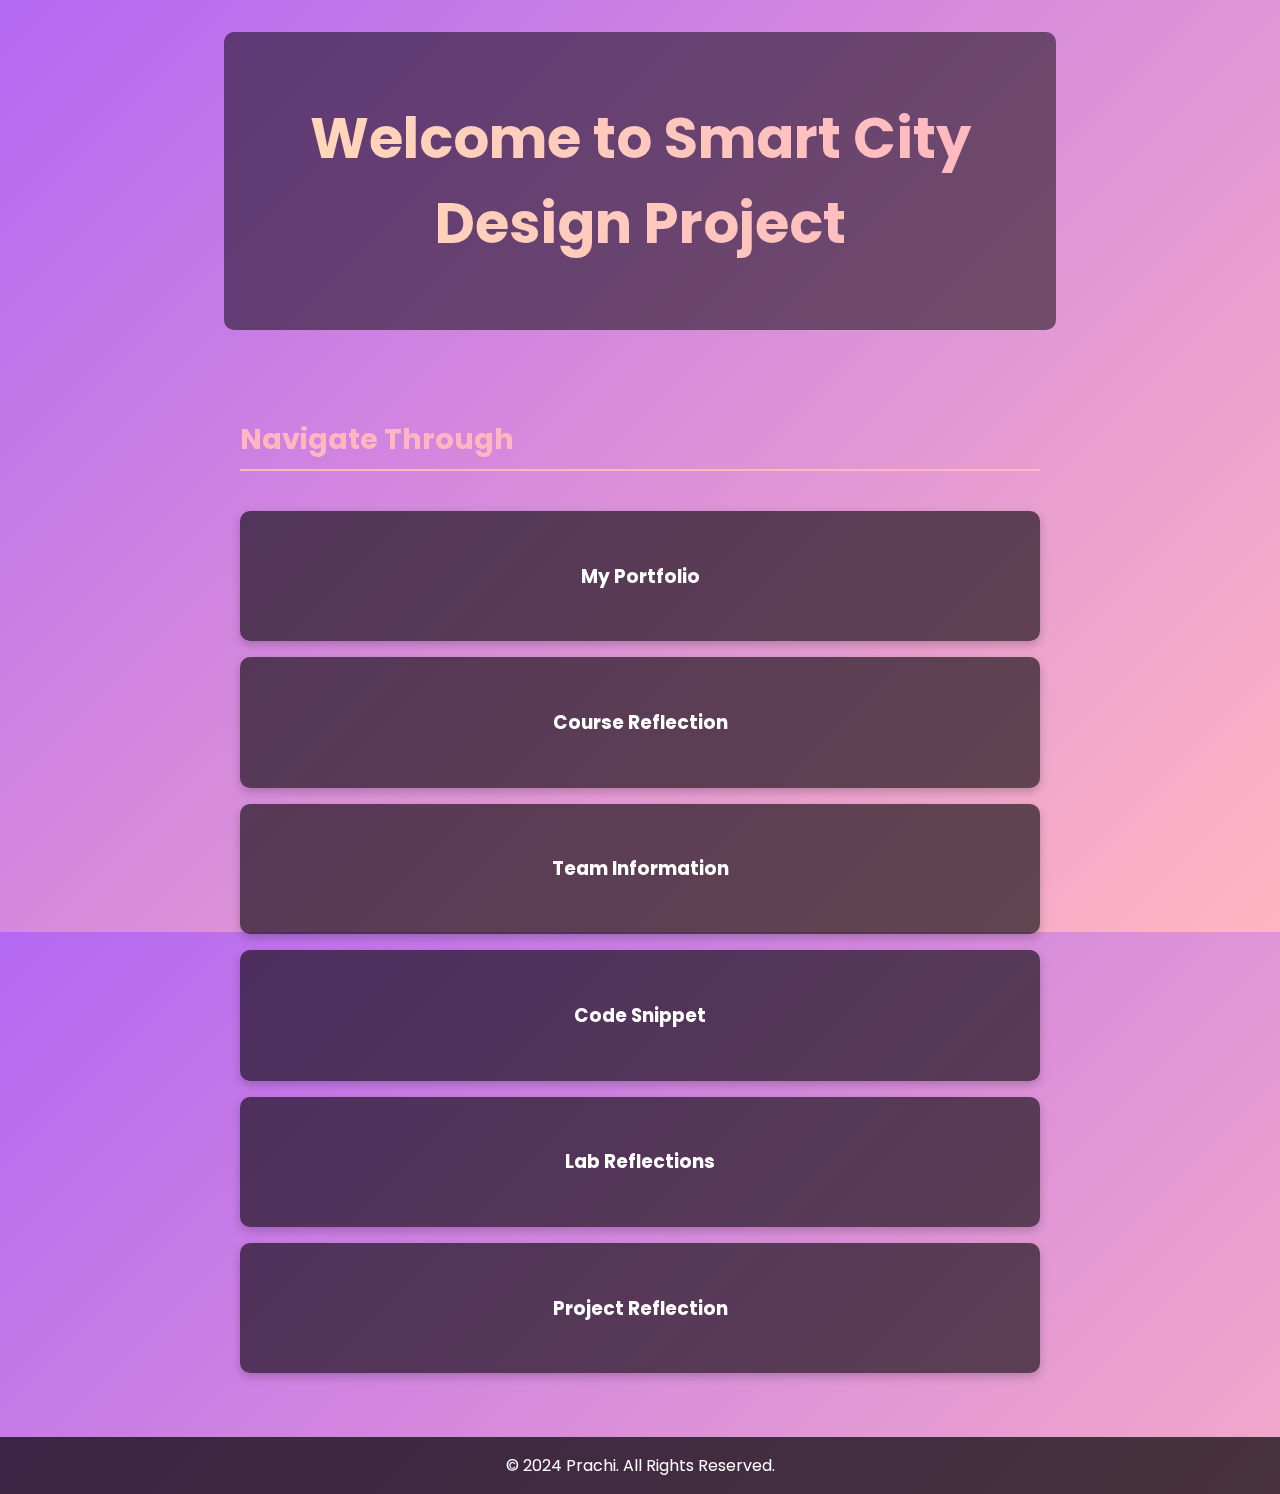
<file: index.html>
<!DOCTYPE html>
<html lang="en">
<head>
    <meta charset="UTF-8">
    <meta name="viewport" content="width=device-width, initial-scale=1.0">
    <title>Urban Navigation and Safety Project</title>
    <link href="https://fonts.googleapis.com/css2?family=Poppins:wght@300;400;600&display=swap" rel="stylesheet">
    <style>
        body {
            margin: 0;
            font-family: 'Poppins', sans-serif;
            color: #fff;
            overflow-y: auto;
            overflow-x: hidden;
            background: linear-gradient(135deg,#B568F2, #FFB6C1); /* Peach gradient */
            height: 100vh;
        }

        .background {
            position: fixed;
            top: 0;
            left: 0;
            width: 100%;
            height: 100%;
            z-index: -1;
        }

        header {
            text-align: center;
            padding: 4rem 1rem;
            background: rgba(0, 0, 0, 0.5);
            border-radius: 10px;
            margin: 2rem auto;
            max-width: 800px;
        }

        header h1 {
            font-size: 3.5rem;
            margin: 0;
            background: linear-gradient(90deg, #FFDAB9, #FFB6C1); /* Peach gradient */
            -webkit-background-clip: text;
            -webkit-text-fill-color: transparent;
        }

        section {
            max-width: 800px;
            margin: 2rem auto;
            padding: 2rem;
            display: flex;
            flex-direction: column;
            gap: 1rem;
        }

        section h2 {
            font-size: 1.8rem;
            color: #FFB6C1;
            border-bottom: 2px solid #FFB6C1;
            padding-bottom: 0.5rem;
        }

        .box {
            padding: 2rem;
            background: rgba(0, 0, 0, 0.6);
            border-radius: 10px;
            box-shadow: 0 4px 10px rgba(0, 0, 0, 0.2);
            text-align: center;
            cursor: pointer;
            transition: background-color 0.3s ease;
        }

        .box:hover {
            background-color: rgba(0, 0, 0, 0.8);
        }

        a {
            color: #FFB6C1;
            text-decoration: none;
            font-weight: bold;
        }

        a:hover {
            text-decoration: underline;
        }

        footer {
            text-align: center;
            padding: 1rem;
            font-size: 1rem;
            background: rgba(0, 0, 0, 0.7);
        }
    </style>
</head>
<body>
    <div class="background"></div>

    <header>
        <h1>Welcome to Smart City Design Project</h1>
    </header>

    <section>
        <h2>Navigate Through</h2>

        <div class="box" onclick="window.location.href='MyPortfolio.html'">
            <h3>My Portfolio</h3>
        </div>

        <div class="box" onclick="window.location.href='learning outcome.html'">
            <h3>Course Reflection</h3>
        </div>

        <div class="box" onclick="window.location.href='Team information.html'">
            <h3>Team Information</h3>
        </div>

         <div class="box" onclick="window.location.href='code_snippet'">
            <h3>Code Snippet</h3></h3>
        </div>
       
        <div class="box" onclick="window.location.href='Lab_reflections'">
            <h3>Lab Reflections</h3>
        </div>
         <div class="box" onclick="window.location.href='project reflection.html'">
            <h3>Project Reflection</h3>
        </div>

    </section>

    <footer>
        &copy; 2024 Prachi. All Rights Reserved.
    </footer>
</body>
</html>
</file>
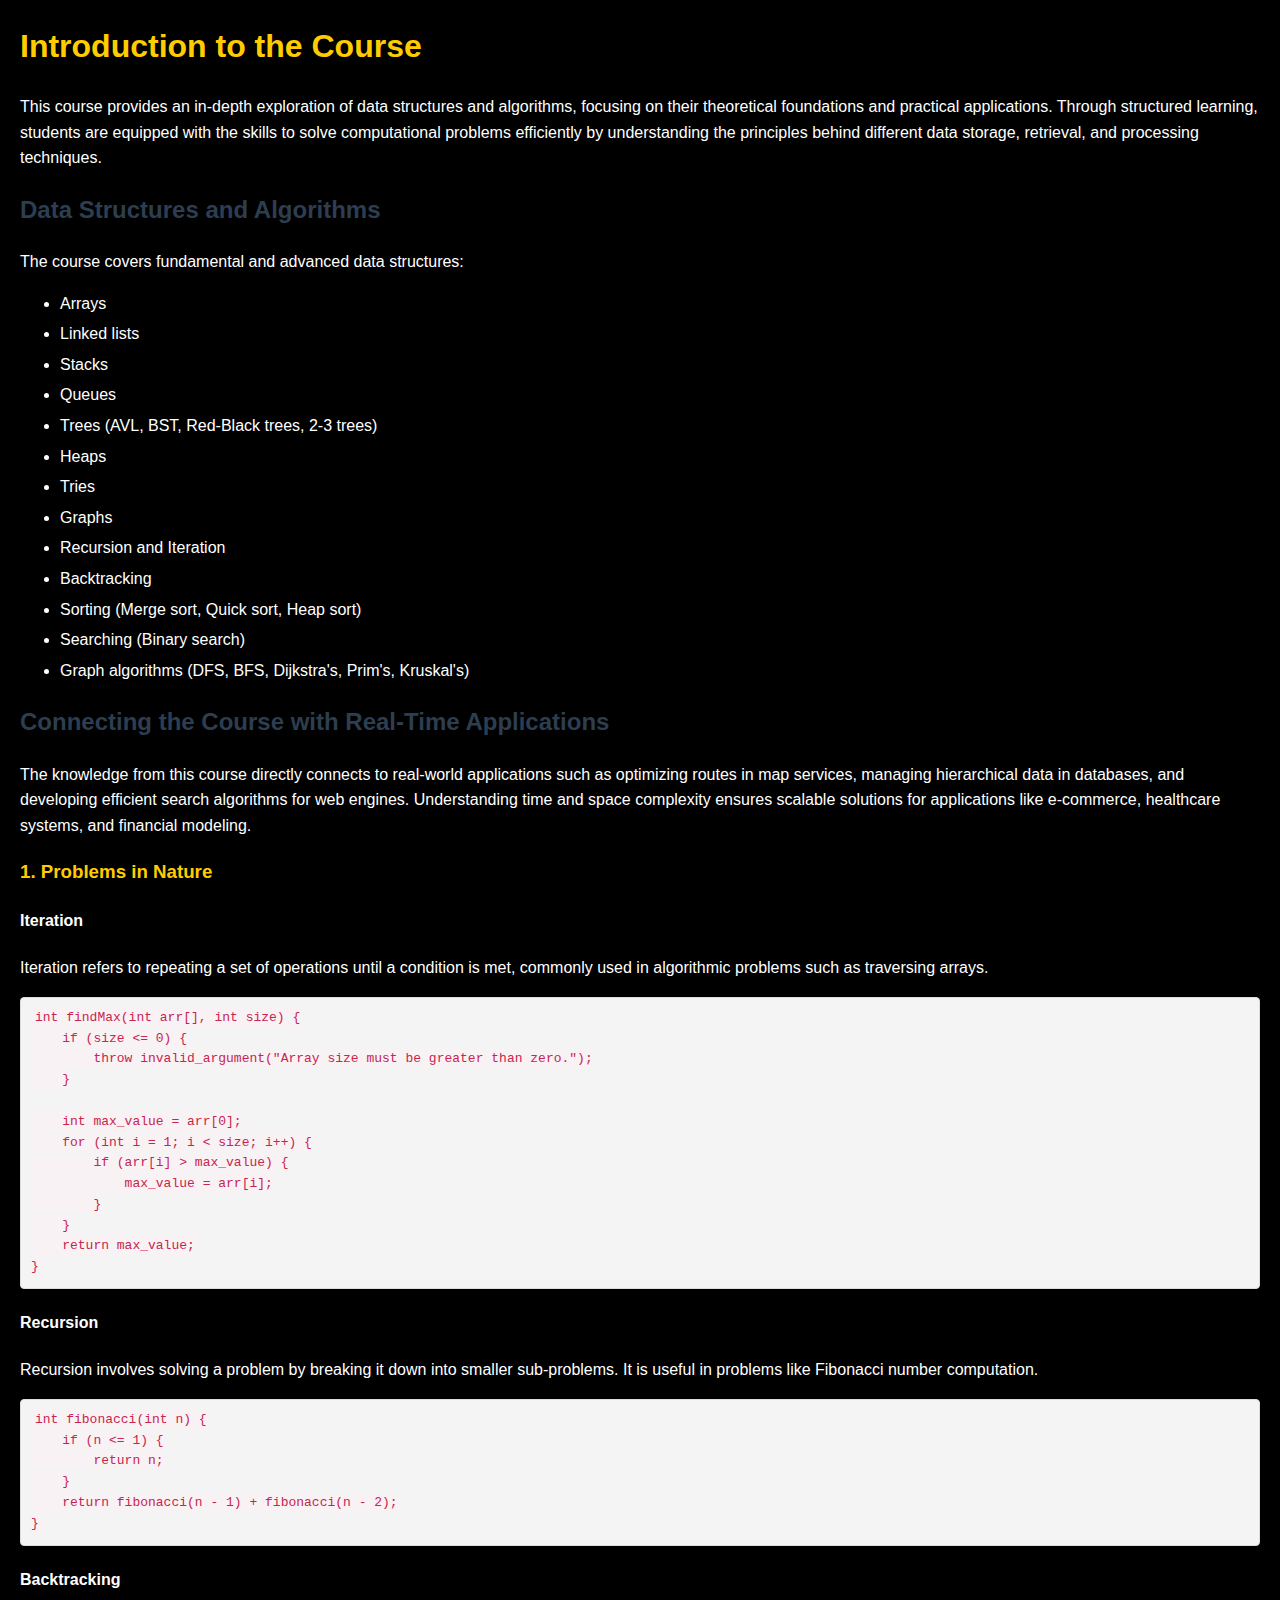
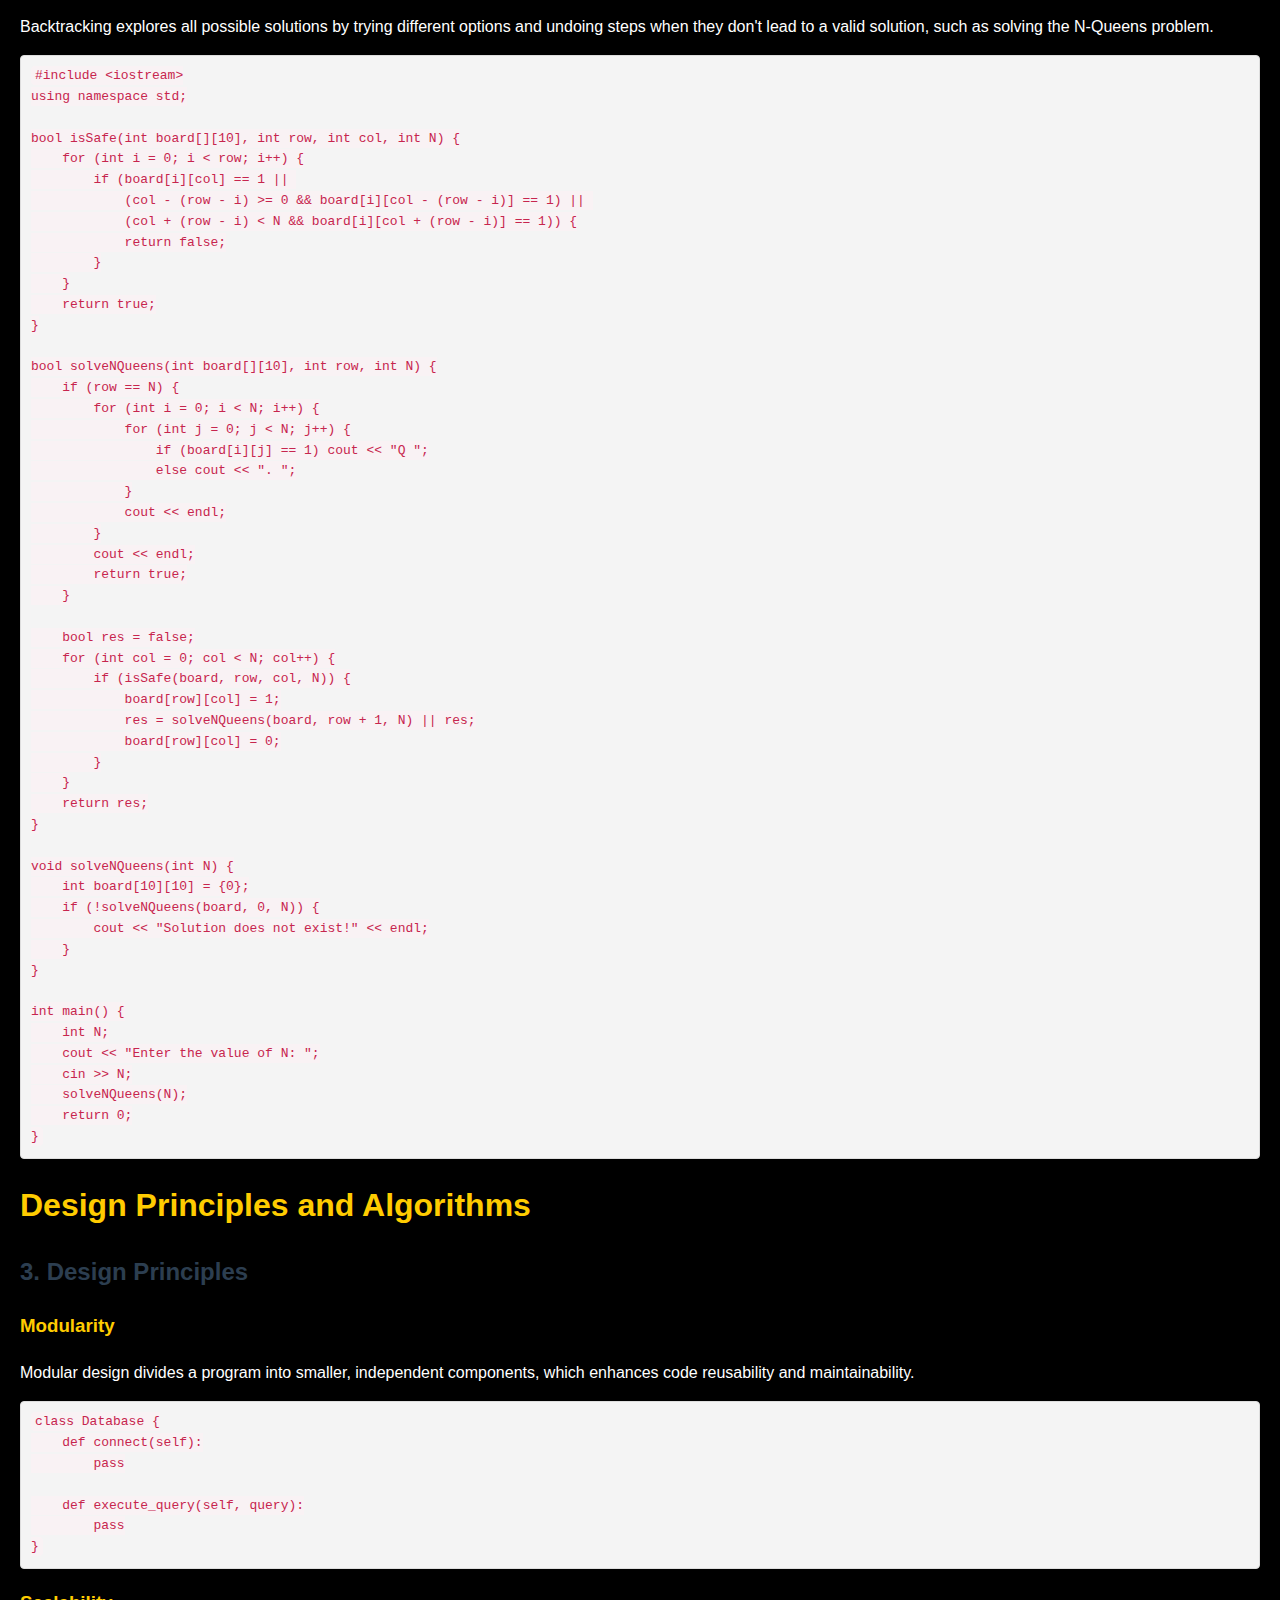
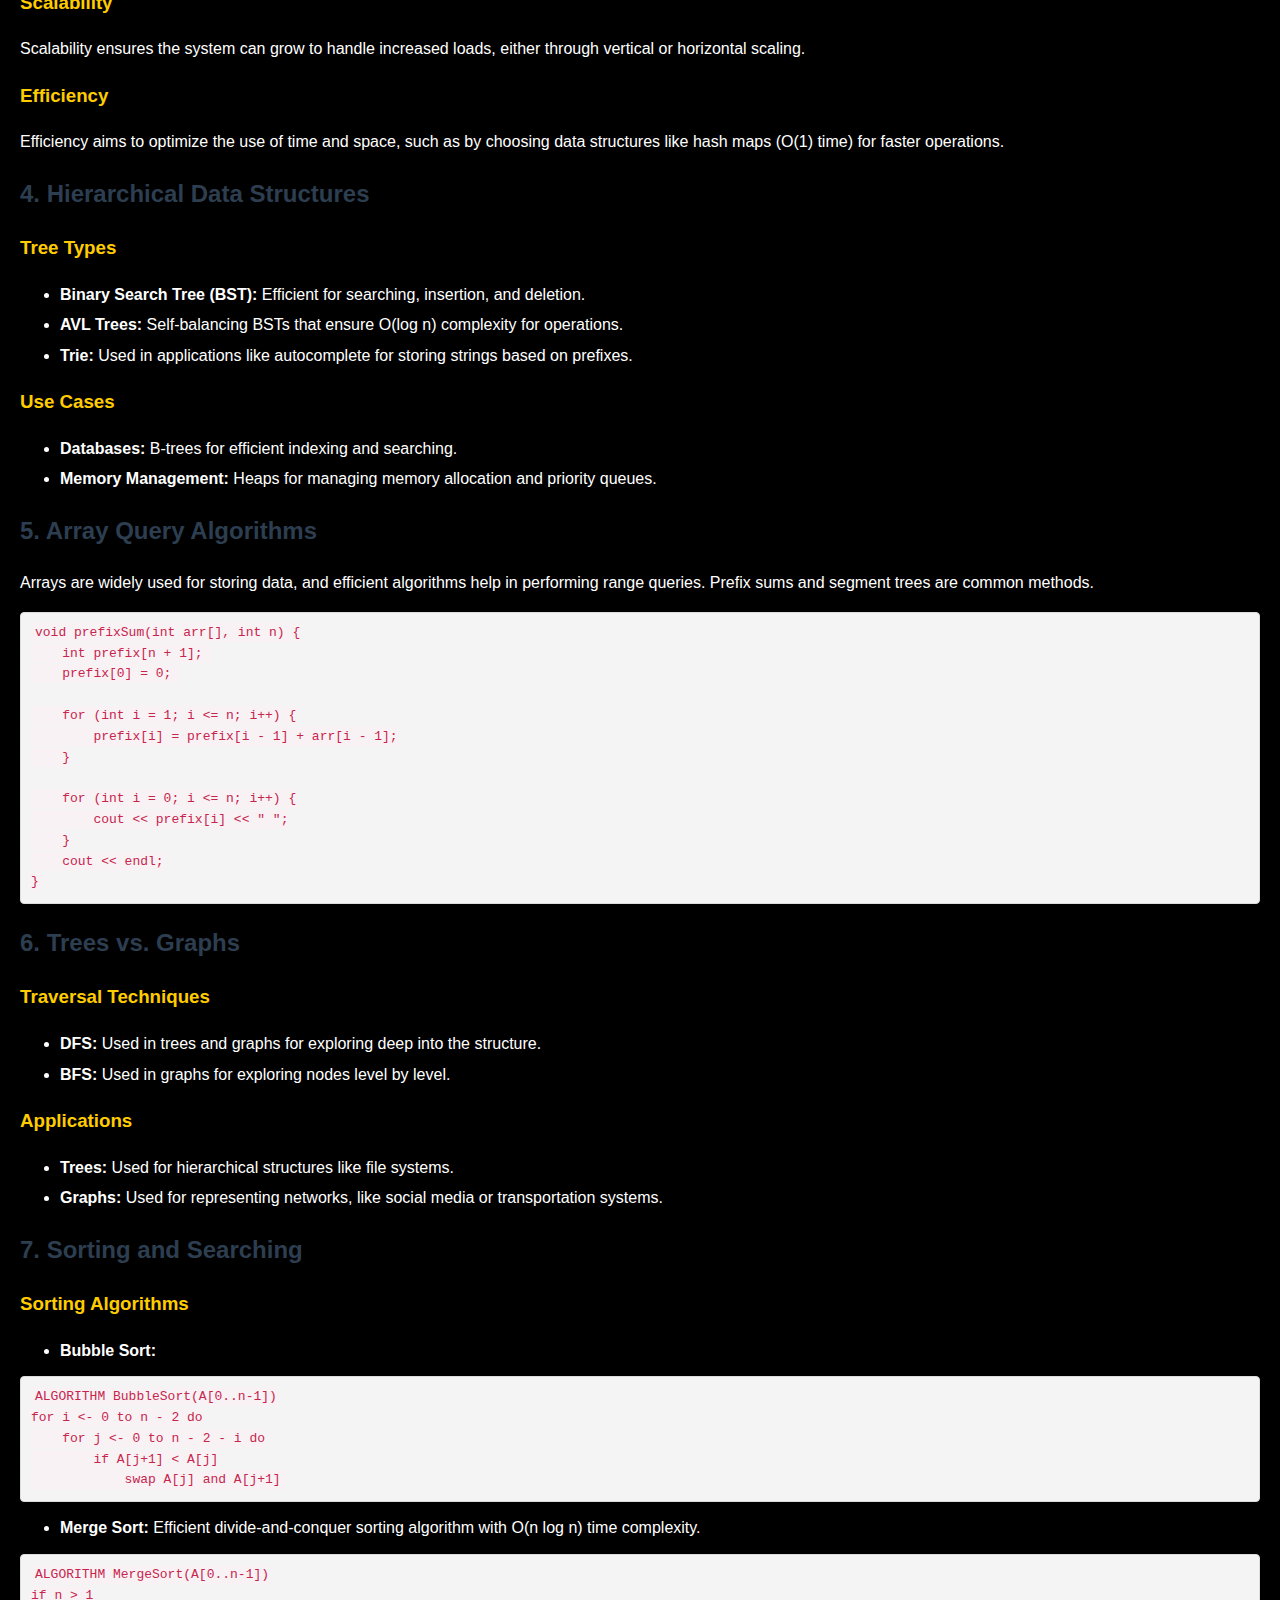
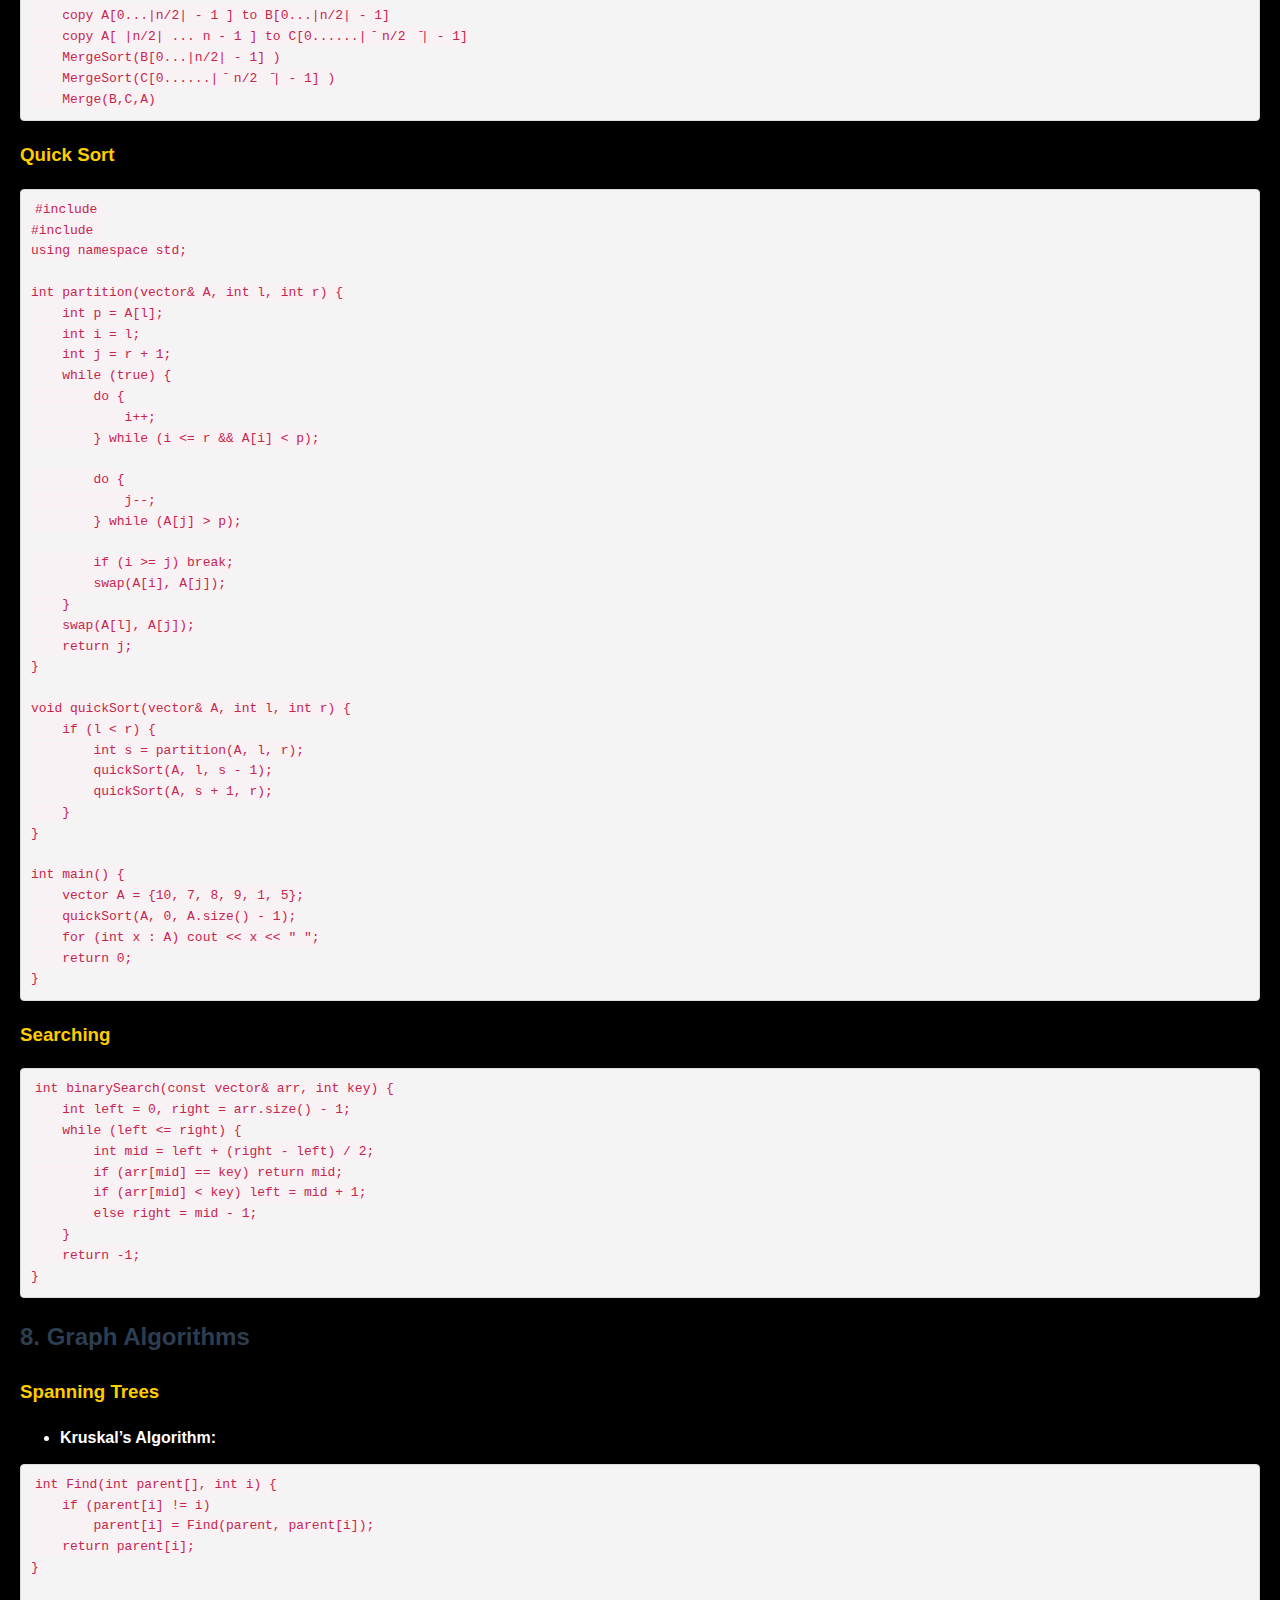
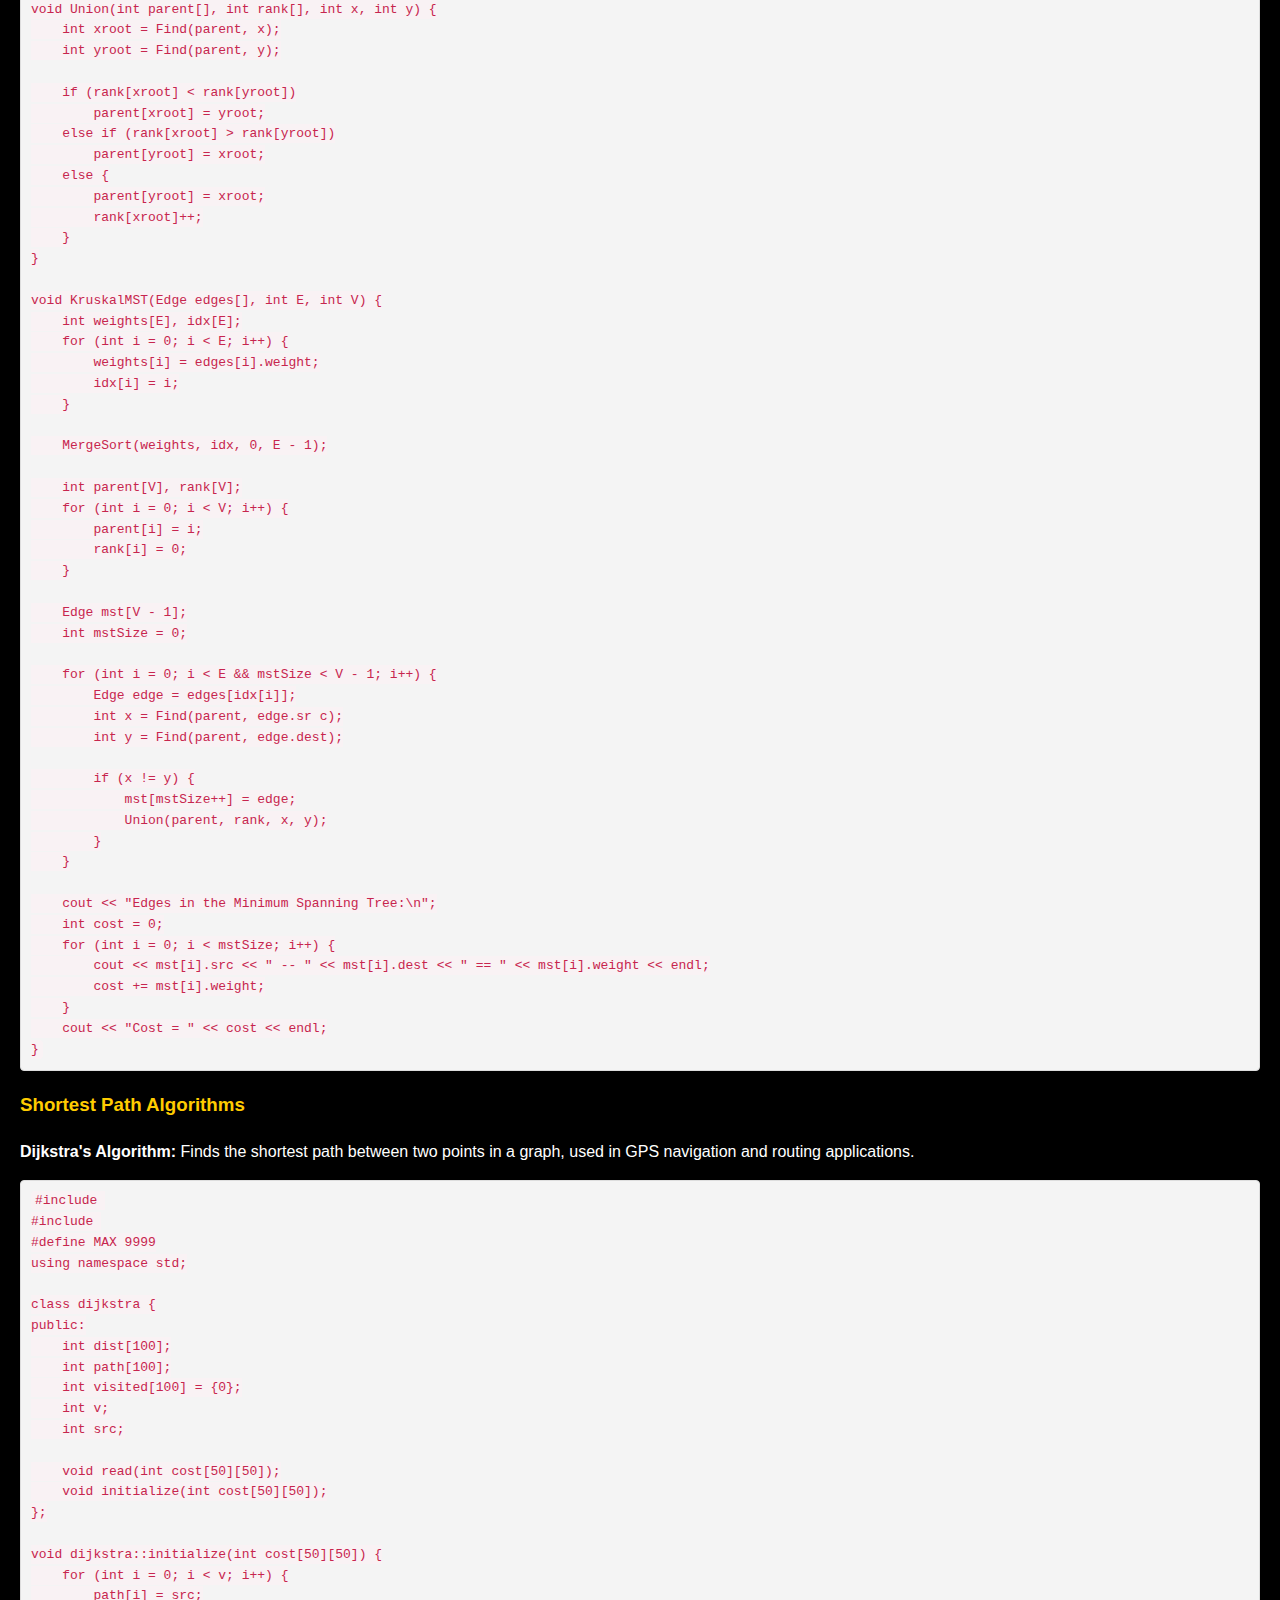
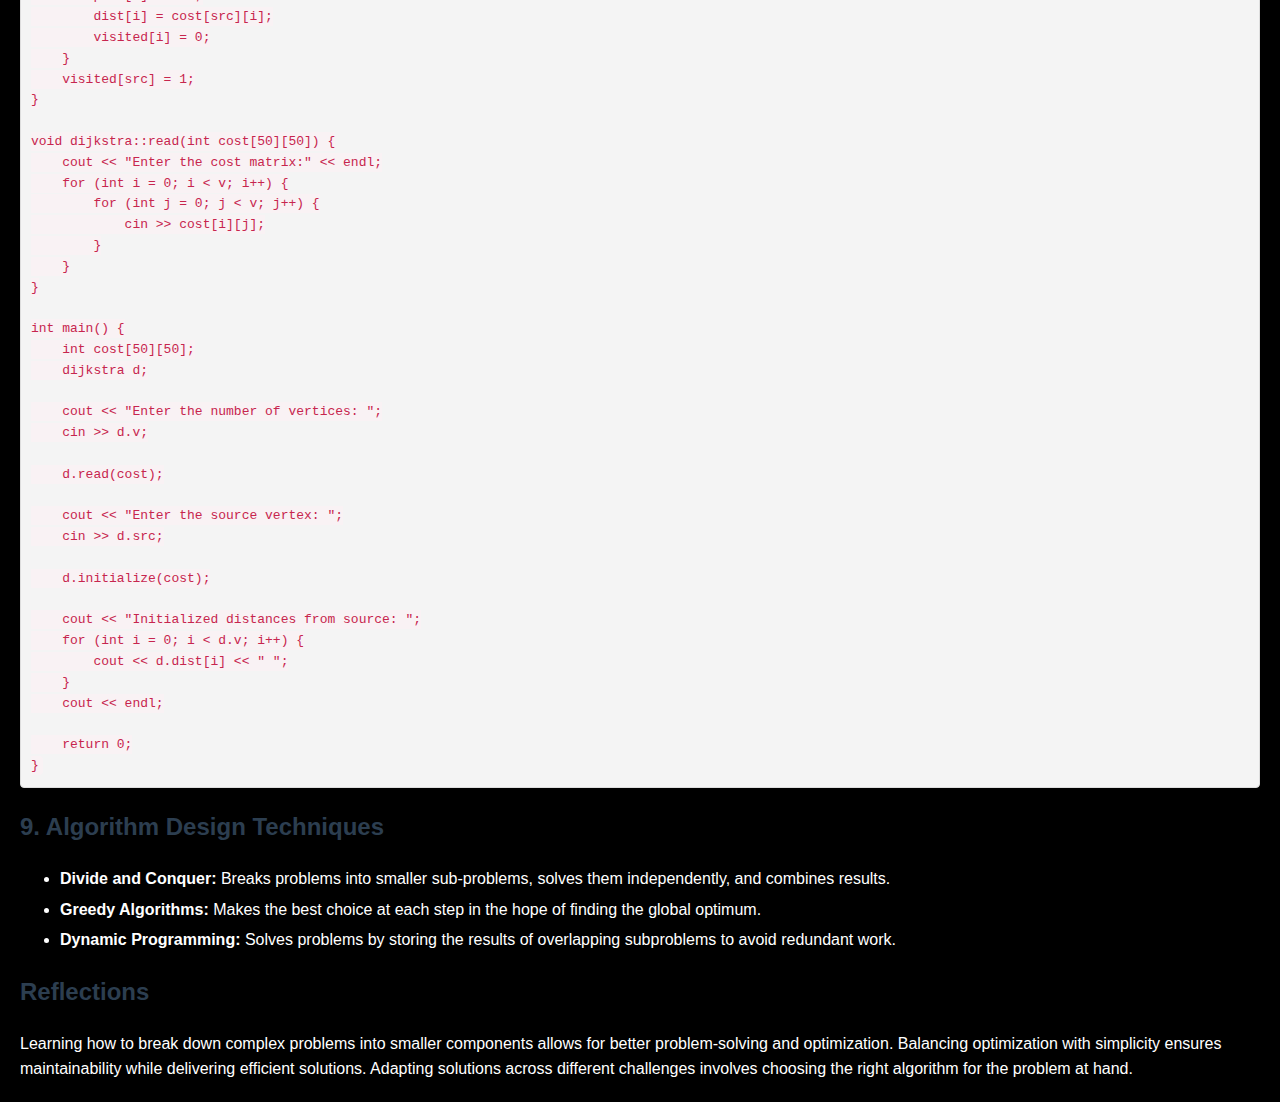
<file: learning outcome.html>
<!DOCTYPE html>
<html lang="en">
<head>
    <meta charset="UTF-8">
    <meta name="viewport" content="width=device-width, initial-scale=1.0">
    <title>Data Structures and Algorithms Course</title>
    <style>
        body {
            font-family: Arial, sans-serif;
            line-height: 1.6;
            margin: 20px;
            padding: 0;
            background-color: #000; /* Background color is black */
            color: #fff; /* Text color is white */
        }
        h1, h2, h3 {
            color: #ffcc00; /* Headings in yellow */
        }
        code {
            background-color: #222; /* Dark background for code blocks */
            color: #ff0000; /* Text in code blocks is red */
            padding: 2px 4px;
            border-radius: 4px;
        }
        pre {
            background-color: #222; /* Dark background for preformatted blocks */
            color: #FFDAB9; /* Text in preformatted blocks is red */
            padding: 10px;
            border-radius: 4px;
            overflow-x: auto;
        }
        ul {
            margin: 10px 0;
        }
        li {
            margin: 5px 0;
        }
        a {
            color: #ffcc00; /* Links in yellow */
            text-decoration: none;
        }
        a:hover {
            text-decoration: underline;
        }
    </style>
</head>
<body>

 <h1>Introduction to the Course</h1>
    <p>This course provides an in-depth exploration of data structures and algorithms, focusing on their theoretical foundations and practical applications. Through structured learning, students are equipped with the skills to solve computational problems efficiently by understanding the principles behind different data storage, retrieval, and processing techniques.</p>

    <h2>Data Structures and Algorithms</h2>
    <p>The course covers fundamental and advanced data structures:</p>
    <ul>
        <li>Arrays</li>
        <li>Linked lists</li>
        <li>Stacks</li>
        <li>Queues</li>
        <li>Trees (AVL, BST, Red-Black trees, 2-3 trees)</li>
        <li>Heaps</li>
        <li>Tries</li>
        <li>Graphs</li>
        <li>Recursion and Iteration</li>
        <li>Backtracking</li>
        <li>Sorting (Merge sort, Quick sort, Heap sort)</li>
        <li>Searching (Binary search)</li>
        <li>Graph algorithms (DFS, BFS, Dijkstra's, Prim's, Kruskal's)</li>
    </ul>

    <h2>Connecting the Course with Real-Time Applications</h2>
    <p>The knowledge from this course directly connects to real-world applications such as optimizing routes in map services, managing hierarchical data in databases, and developing efficient search algorithms for web engines. Understanding time and space complexity ensures scalable solutions for applications like e-commerce, healthcare systems, and financial modeling.</p>

    <h3>1. Problems in Nature</h3>
    <h4>Iteration</h4>
    <p>Iteration refers to repeating a set of operations until a condition is met, commonly used in algorithmic problems such as traversing arrays.</p>
    <pre><code>int findMax(int arr[], int size) {
    if (size &lt;= 0) {
        throw invalid_argument("Array size must be greater than zero.");
    }

    int max_value = arr[0];
    for (int i = 1; i &lt; size; i++) {
        if (arr[i] &gt; max_value) {
            max_value = arr[i];
        }
    }
    return max_value;
}</code></pre>

    <h4>Recursion</h4>
    <p>Recursion involves solving a problem by breaking it down into smaller sub-problems. It is useful in problems like Fibonacci number computation.</p>
    <pre><code>int fibonacci(int n) {
    if (n &lt;= 1) {
        return n;
    }
    return fibonacci(n - 1) + fibonacci(n - 2);
}</code></pre>

    <h4>Backtracking</h4>
    <p>Backtracking explores all possible solutions by trying different options and undoing steps when they don't lead to a valid solution, such as solving the N-Queens problem.</p>
    <pre><code>#include &lt;iostream&gt;
using namespace std;

bool isSafe(int board[][10], int row, int col, int N) {
    for (int i = 0; i &lt; row; i++) {
        if (board[i][col] == 1 || 
            (col - (row - i) &gt;= 0 && board[i][col - (row - i)] == 1) || 
            (col + (row - i) &lt; N && board[i][col + (row - i)] == 1)) {
            return false;
        }
    }
    return true;
}

bool solveNQueens(int board[][10], int row, int N) {
    if (row == N) {
        for (int i = 0; i &lt; N; i++) {
            for (int j = 0; j &lt; N; j++) {
                if (board[i][j] == 1) cout &lt;&lt; "Q ";
                else cout &lt;&lt; ". ";
            }
            cout &lt;&lt; endl;
        }
        cout &lt;&lt; endl;
        return true;
    }

    bool res = false;
    for (int col = 0; col &lt; N; col++) {
        if (isSafe(board, row, col, N)) {
            board[row][col] = 1;
            res = solveNQueens(board, row + 1, N) || res;
            board[row][col] = 0;
        }
    }
    return res;
}

void solveNQueens(int N) {
    int board[10][10] = {0};
    if (!solveNQueens(board, 0, N)) {
        cout &lt;&lt; "Solution does not exist!" &lt;&lt; endl;
    }
}

int main() {
    int N;
    cout &lt;&lt; "Enter the value of N: ";
    cin &gt;&gt; N;
    solveNQueens(N);
    return 0;
}</code></pre>

<!DOCTYPE html>
<html lang="en">
<head>
    <meta charset="UTF-8">
    <meta name="viewport" content="width=device-width, initial-scale=1.0">
    <title>Design Principles and Algorithms</title>
    <style>
        body {
            font-family: Arial, sans-serif;
            line-height: 1.6;
            margin: 20px;
        }
        h2 {
            color: #2c3e50;
        }
        pre {
            background: #f4f4f4;
            padding: 10px;
            border: 1px solid #ddd;
            overflow-x: auto;
        }
        code {
            color: #c7254e;
            background-color: #f9f2f4;
            padding: 2px 4px;
            border-radius: 4px;
        }
        ul {
            margin: 10px 0;
        }
        li {
            margin: 5px 0;
        }
    </style>
</head>
<body>
    <h1>Design Principles and Algorithms</h1>

    <h2>3. Design Principles</h2>
    <h3>Modularity</h3>
    <p>Modular design divides a program into smaller, independent components, which enhances code reusability and maintainability.</p>
    <pre><code>class Database {
    def connect(self):
        pass

    def execute_query(self, query):
        pass
}</code></pre>

    <h3>Scalability</h3>
    <p>Scalability ensures the system can grow to handle increased loads, either through vertical or horizontal scaling.</p>

    <h3>Efficiency</h3>
    <p>Efficiency aims to optimize the use of time and space, such as by choosing data structures like hash maps (O(1) time) for faster operations.</p>

    <h2>4. Hierarchical Data Structures</h2>
    <h3>Tree Types</h3>
    <ul>
        <li><strong>Binary Search Tree (BST):</strong> Efficient for searching, insertion, and deletion.</li>
        <li><strong>AVL Trees:</strong> Self-balancing BSTs that ensure O(log n) complexity for operations.</li>
        <li><strong>Trie:</strong> Used in applications like autocomplete for storing strings based on prefixes.</li>
    </ul>

    <h3>Use Cases</h3>
    <ul>
        <li><strong>Databases:</strong> B-trees for efficient indexing and searching.</li>
        <li><strong>Memory Management:</strong> Heaps for managing memory allocation and priority queues.</li>
    </ul>

    <h2>5. Array Query Algorithms</h2>
    <p>Arrays are widely used for storing data, and efficient algorithms help in performing range queries. Prefix sums and segment trees are common methods.</p>
    <pre><code>void prefixSum(int arr[], int n) {
    int prefix[n + 1]; 
    prefix[0] = 0; 

    for (int i = 1; i <= n; i++) {
        prefix[i] = prefix[i - 1] + arr[i - 1];
    }

    for (int i = 0; i <= n; i++) {
        cout &lt;&lt; prefix[i] &lt;&lt; " ";
    }
    cout &lt;&lt; endl;
}</code></pre>

    <h2>6. Trees vs. Graphs</h2>
    <h3>Traversal Techniques</h3>
    <ul>
        <li><strong>DFS:</strong> Used in trees and graphs for exploring deep into the structure.</li>
        <li><strong>BFS:</strong> Used in graphs for exploring nodes level by level.</li>
    </ul>

    <h3>Applications</h3>
    <ul>
        <li><strong>Trees:</strong> Used for hierarchical structures like file systems.</li>
        <li><strong>Graphs:</strong> Used for representing networks, like social media or transportation systems.</li>
    </ul>

    <h2>7. Sorting and Searching</h2>
    <h3>Sorting Algorithms</h3>
    <ul>
        <li><strong>Bubble Sort:</strong></li>
    </ul>
    <pre><code>ALGORITHM BubbleSort(A[0..n-1])
for i <- 0 to n - 2 do
    for j <- 0 to n - 2 - i do
        if A[j+1] < A[j]
            swap A[j] and A[j+1]</code></pre>

    <ul>
        <li><strong>Merge Sort:</strong> Efficient divide-and-conquer sorting algorithm with O(n log n) time complexity.</li>
    </ul>
    <pre><code>ALGORITHM MergeSort(A[0..n-1])
if n > 1
    copy A[0...|n/2| - 1 ] to B[0...|n/2| - 1]
    copy A[ |n/2| ... n - 1 ] to C[0......| ̄ n/2  ̄| - 1]
    MergeSort(B[0...|n/2| - 1] )
    MergeSort(C[0......| ̄ n/2  ̄| - 1] )
    Merge(B,C,A)</code></pre>

    <h3>Quick Sort</h3>
    <pre><code>#include <iostream>
#include <vector>
using namespace std;

int partition(vector&amp; A, int l, int r) {
    int p = A[l];
    int i = l;
    int j = r + 1;
    while (true) {
        do {
            i++;
        } while (i <= r &amp;&amp; A[i] < p);

        do {
            j--;
        } while (A[j] > p);

        if (i >= j) break;
        swap(A[i], A[j]);
    }
    swap(A[l], A[j]);
    return j;
}

void quickSort(vector&amp; A, int l, int r) {
    if (l < r) {
        int s = partition(A, l, r);
        quickSort(A, l, s - 1);
        quickSort(A, s + 1, r);
    }
}

int main() {
    vector A = {10, 7, 8, 9, 1, 5};
    quickSort(A, 0, A.size() - 1);
    for (int x : A) cout &lt;&lt; x &lt;&lt; " ";
    return 0;
}</code></pre>

    <h3>Searching</h3>
    <pre><code>int binarySearch(const vector&amp; arr, int key) {
    int left = 0, right = arr.size() - 1;
    while (left <= right) {
        int mid = left + (right - left) / 2;
        if (arr[mid] == key) return mid;
        if (arr[mid] < key) left = mid + 1;
        else right = mid - 1;
    }
    return -1;
}</code></pre>

    <h2>8. Graph Algorithms</h2>
    <h3>Spanning Trees</h3>
    <ul>
        <li><strong>Kruskal’s Algorithm:</strong></li>
    </ul>
    <pre><code>int Find(int parent[], int i) {
    if (parent[i] != i)
        parent[i] = Find(parent, parent[i]);
    return parent[i];
}

void Union(int parent[], int rank[], int x, int y) {
    int xroot = Find(parent, x);
    int yroot = Find(parent, y);

    if (rank[xroot] < rank[yroot])
        parent[xroot] = yroot;
    else if (rank[xroot] > rank[yroot])
        parent[yroot] = xroot;
    else {
        parent[yroot] = xroot;
        rank[xroot]++;
    }
}

void KruskalMST(Edge edges[], int E, int V) {
    int weights[E], idx[E];
    for (int i = 0; i < E; i++) {
        weights[i] = edges[i].weight;
        idx[i] = i;
    }

    MergeSort(weights, idx, 0, E - 1);

    int parent[V], rank[V];
    for (int i = 0; i < V; i++) {
        parent[i] = i;
        rank[i] = 0;
    }

    Edge mst[V - 1];
    int mstSize = 0;

    for (int i = 0; i < E &amp;&amp; mstSize < V - 1; i++) {
        Edge edge = edges[idx[i]];
        int x = Find(parent, edge.sr c);
        int y = Find(parent, edge.dest);

        if (x != y) {
            mst[mstSize++] = edge;
            Union(parent, rank, x, y);
        }
    }

    cout &lt;&lt; "Edges in the Minimum Spanning Tree:\n";
    int cost = 0;
    for (int i = 0; i < mstSize; i++) {
        cout &lt;&lt; mst[i].src &lt;&lt; " -- " &lt;&lt; mst[i].dest &lt;&lt; " == " &lt;&lt; mst[i].weight &lt;&lt; endl;
        cost += mst[i].weight;
    }
    cout &lt;&lt; "Cost = " &lt;&lt; cost &lt;&lt; endl;
}</code></pre>

    <h3>Shortest Path Algorithms</h3>
    <p><strong>Dijkstra's Algorithm:</strong> Finds the shortest path between two points in a graph, used in GPS navigation and routing applications.</p>
    <pre><code>#include <iostream>
#include <vector>
#define MAX 9999
using namespace std;

class dijkstra {
public:
    int dist[100];
    int path[100];
    int visited[100] = {0};
    int v;
    int src;

    void read(int cost[50][50]);
    void initialize(int cost[50][50]);
};

void dijkstra::initialize(int cost[50][50]) {
    for (int i = 0; i < v; i++) {
        path[i] = src;
        dist[i] = cost[src][i];
        visited[i] = 0;
    }
    visited[src] = 1;
}

void dijkstra::read(int cost[50][50]) {
    cout &lt;&lt; "Enter the cost matrix:" &lt;&lt; endl;
    for (int i = 0; i < v; i++) {
        for (int j = 0; j < v; j++) {
            cin &gt;&gt; cost[i][j];
        }
    }
}

int main() {
    int cost[50][50];
    dijkstra d;

    cout &lt;&lt; "Enter the number of vertices: ";
    cin &gt;&gt; d.v;

    d.read(cost);

    cout &lt;&lt; "Enter the source vertex: ";
    cin &gt;&gt; d.src;

    d.initialize(cost);

    cout &lt;&lt; "Initialized distances from source: ";
    for (int i = 0; i < d.v; i++) {
        cout &lt;&lt; d.dist[i] &lt;&lt; " ";
    }
    cout &lt;&lt; endl;

    return 0;
}</code></pre>

    <h2>9. Algorithm Design Techniques</h2>
    <ul>
        <li><strong>Divide and Conquer:</strong> Breaks problems into smaller sub-problems, solves them independently, and combines results.</li>
        <li><strong>Greedy Algorithms:</strong> Makes the best choice at each step in the hope of finding the global optimum.</li>
        <li><strong>Dynamic Programming:</strong> Solves problems by storing the results of overlapping subproblems to avoid redundant work.</li>
    </ul>

    <h2>Reflections</h2>
    <p>Learning how to break down complex problems into smaller components allows for better problem-solving and optimization. Balancing optimization with simplicity ensures maintainability while delivering efficient solutions. Adapting solutions across different challenges involves choosing the right algorithm for the problem at hand.</p>
</body>
</html>

    <!-- Add similar sections for the remaining parts of the content -->

</body>
</html>
</file>
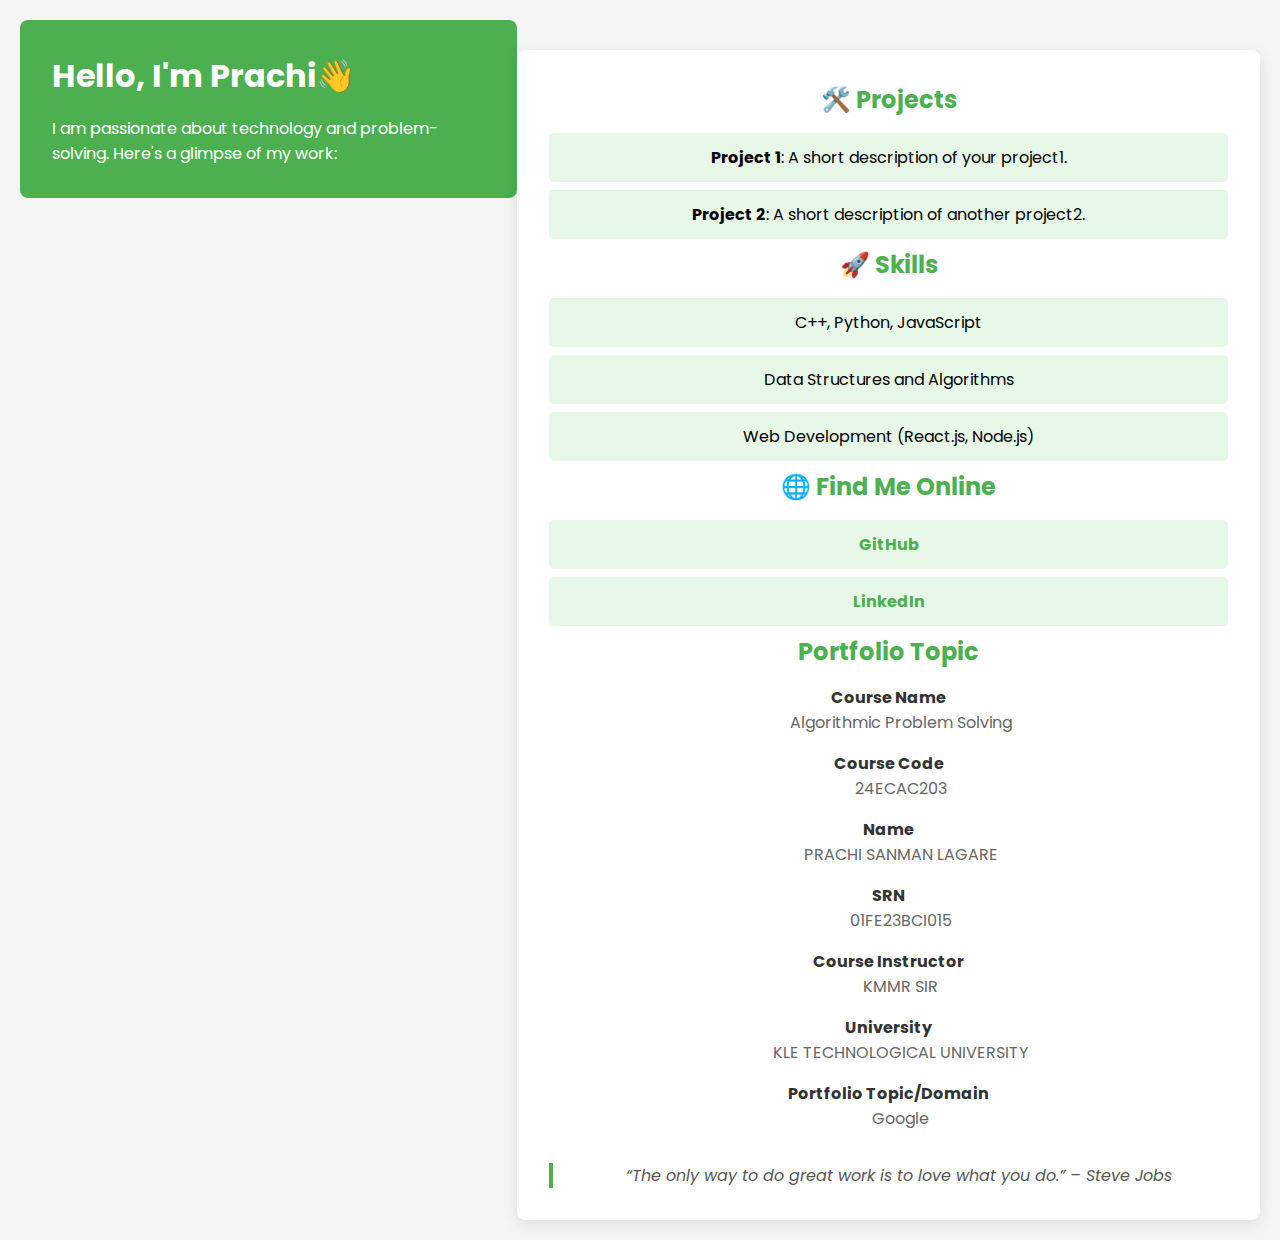
<file: MyPortfolio.html>
<!DOCTYPE html>
<html lang="en">
<head>
    <meta charset="UTF-8">
    <meta name="viewport" content="width=device-width, initial-scale=1.0">
    <title>Portfolio</title>
    <link rel="stylesheet" href="style.css">
    <link href="https://fonts.googleapis.com/css2?family=Poppins:wght@300;400;600&display=swap" rel="stylesheet">
</head>
<body>
    <header>
        <h1>Hello, I'm Prachi👋</h1>
        <p>I am passionate about technology and problem-solving. Here's a glimpse of my work:</p>
    </header>

    <section>
        <h2>🛠️ Projects</h2>
        <ul>
            <li><strong>Project 1</strong>: A short description of your project1.</li>
            <li><strong>Project 2</strong>: A short description of another project2.</li>
        </ul>

        <h2>🚀 Skills</h2>
        <ul>
            <li>C++, Python, JavaScript</li>
            <li>Data Structures and Algorithms</li>
            <li>Web Development (React.js, Node.js)</li>
        </ul>

        <h2>🌐 Find Me Online</h2>
        <ul>
            <li><a href="https://github.com/your-github-username" target="_blank">GitHub</a></li>
            <li><a href="https://linkedin.com/in/your-linkedin-profile" target="_blank">LinkedIn</a></li>
        </ul>

        <h2>Portfolio Topic</h2>
        <dl>
            <dt>Course Name</dt>
            <dd>Algorithmic Problem Solving</dd>

            <dt>Course Code</dt>
            <dd>24ECAC203</dd>

            <dt>Name</dt>
            <dd>PRACHI SANMAN LAGARE</dd>

            <dt>SRN</dt>
            <dd>01FE23BCI015</dd>

            <dt>Course Instructor</dt>
            <dd>KMMR SIR</dd>

            <dt>University</dt>
            <dd>KLE TECHNOLOGICAL UNIVERSITY</dd>

            <dt>Portfolio Topic/Domain</dt>
            <dd>Google</dd>
        </dl>

        <blockquote>“The only way to do great work is to love what you do.” – Steve Jobs</blockquote>
    </section>
</body>
</html>
</file>
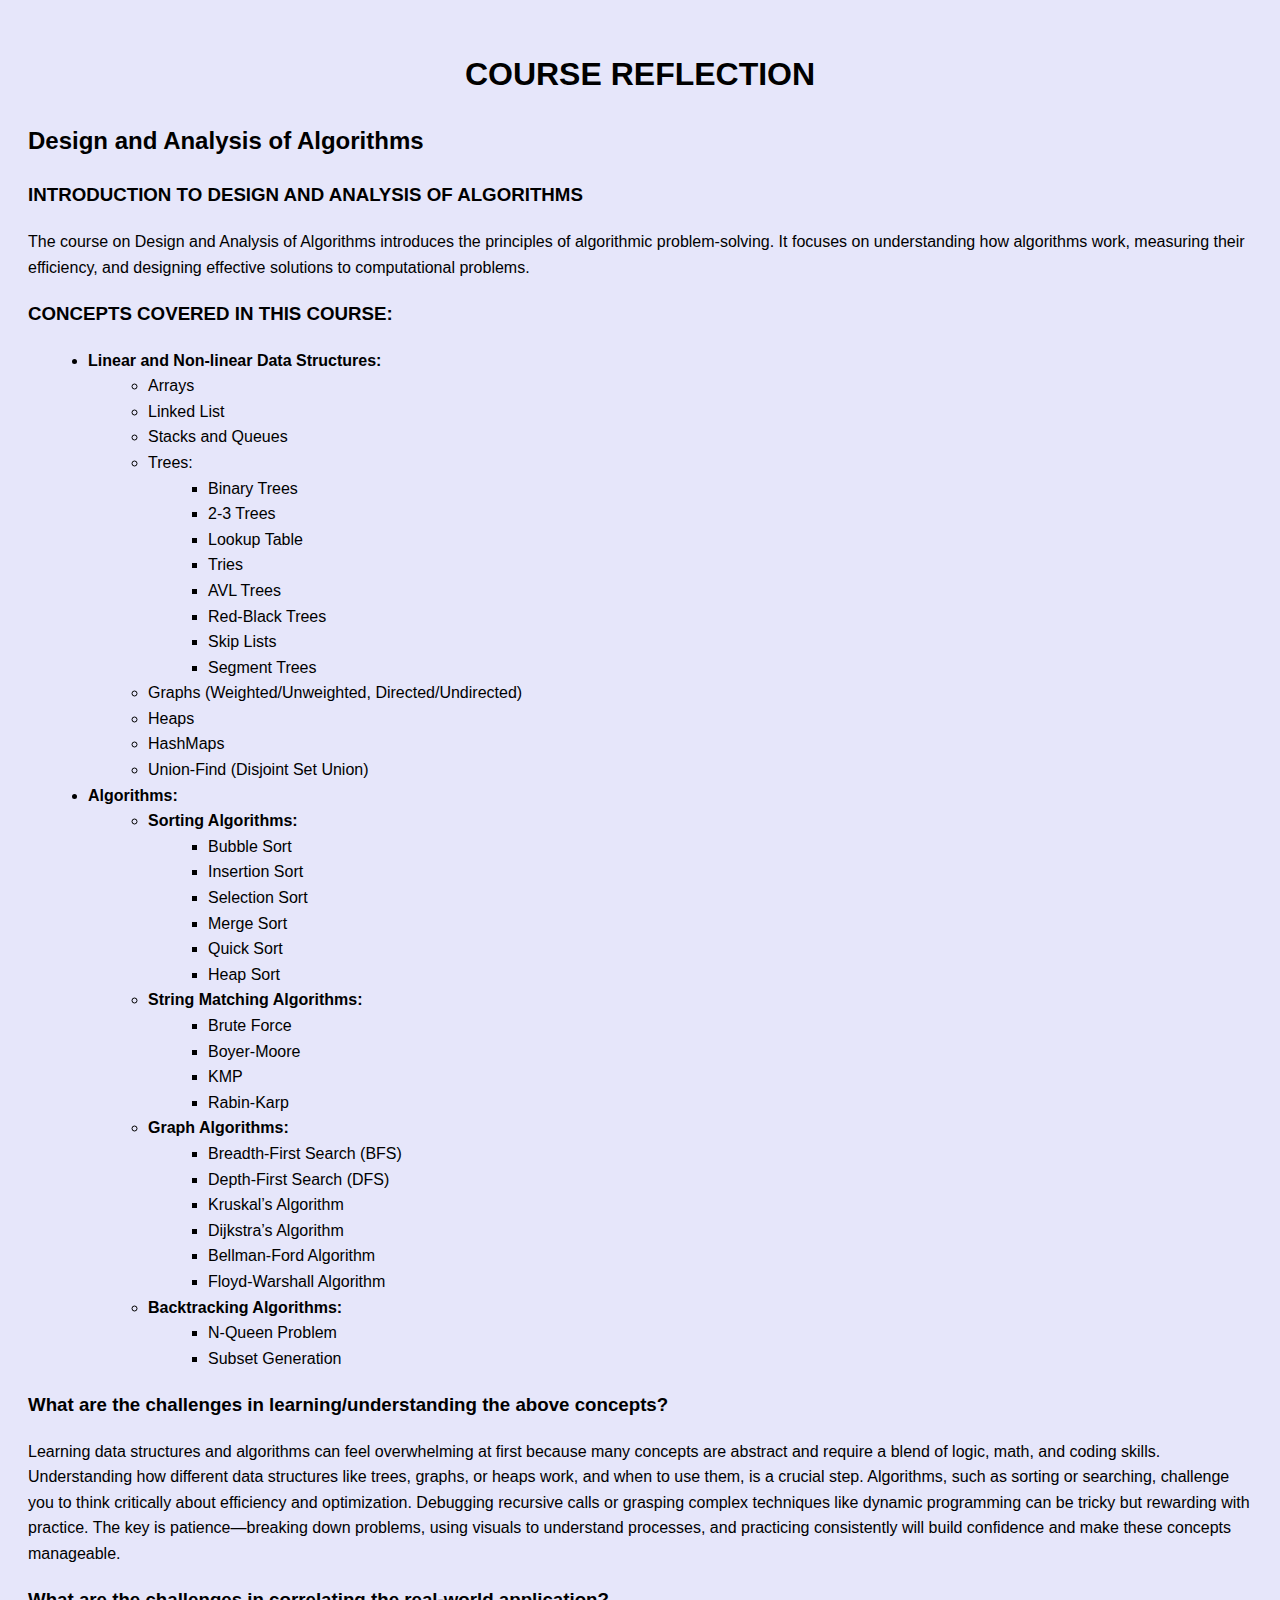
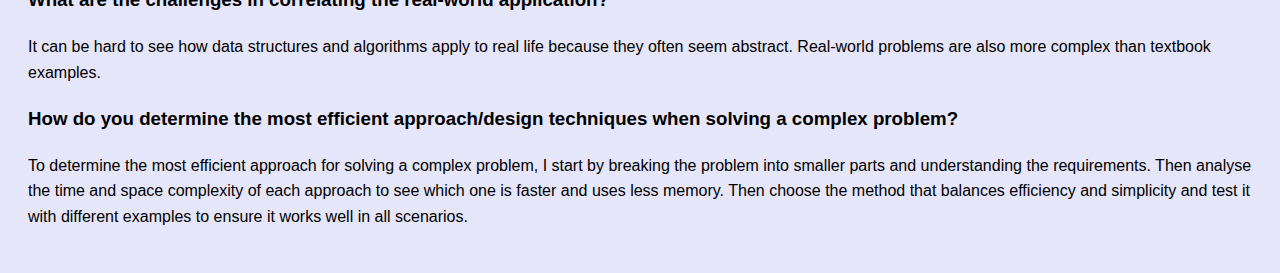
<file: project reflection.html>
<!DOCTYPE html>
<html lang="en">
<head>
    <meta charset="UTF-8">
    <meta name="viewport" content="width=device-width, initial-scale=1.0">
    <title>Course Reflection - Design and Analysis of Algorithms</title>
    <style>
        body {
            background-color: lavender;
            color: black;
            font-family: Arial, sans-serif;
            line-height: 1.6;
            padding: 20px;
        }
        h1, h2 {
            color: black;
        }
        h1 {
            text-align: center;
        }
        ul {
            margin-left: 20px;
        }
        b {
            font-weight: bold;
        }
    </style>
</head>
<body>
    <h1>COURSE REFLECTION</h1>
    <h2>Design and Analysis of Algorithms</h2>

    <h3><b>INTRODUCTION TO DESIGN AND ANALYSIS OF ALGORITHMS</b></h3>
    <p>
        The course on Design and Analysis of Algorithms introduces the principles of algorithmic problem-solving. It focuses on understanding how algorithms work, measuring their efficiency, and designing effective solutions to computational problems.
    </p>

    <h3><b>CONCEPTS COVERED IN THIS COURSE:</b></h3>
    <ul>
        <li><b>Linear and Non-linear Data Structures:</b>
            <ul>
                <li>Arrays</li>
                <li>Linked List</li>
                <li>Stacks and Queues</li>
                <li>Trees:
                    <ul>
                        <li>Binary Trees</li>
                        <li>2-3 Trees</li>
                        <li>Lookup Table</li>
                        <li>Tries</li>
                        <li>AVL Trees</li>
                        <li>Red-Black Trees</li>
                        <li>Skip Lists</li>
                        <li>Segment Trees</li>
                    </ul>
                </li>
                <li>Graphs (Weighted/Unweighted, Directed/Undirected)</li>
                <li>Heaps</li>
                <li>HashMaps</li>
                <li>Union-Find (Disjoint Set Union)</li>
            </ul>
        </li>
        <li><b>Algorithms:</b>
            <ul>
                <li><b>Sorting Algorithms:</b>
                    <ul>
                        <li>Bubble Sort</li>
                        <li>Insertion Sort</li>
                        <li>Selection Sort</li>
                        <li>Merge Sort</li>
                        <li>Quick Sort</li>
                        <li>Heap Sort</li>
                    </ul>
                </li>
                <li><b>String Matching Algorithms:</b>
                    <ul>
                        <li>Brute Force</li>
                        <li>Boyer-Moore</li>
                        <li>KMP</li>
                        <li>Rabin-Karp</li>
                    </ul>
                </li>
                <li><b>Graph Algorithms:</b>
                    <ul>
                        <li>Breadth-First Search (BFS)</li>
                        <li>Depth-First Search (DFS)</li>
                        <li>Kruskal’s Algorithm</li>
                        <li>Dijkstra’s Algorithm</li>
                        <li>Bellman-Ford Algorithm</li>
                        <li>Floyd-Warshall Algorithm</li>
                    </ul>
                </li>
                <li><b>Backtracking Algorithms:</b>
                    <ul>
                        <li>N-Queen Problem</li>
                        <li>Subset Generation</li>
                    </ul>
                </li>
            </ul>
        </li>
    </ul>

    <h3><b>What are the challenges in learning/understanding the above concepts?</b></h3>
    <p>
        Learning data structures and algorithms can feel overwhelming at first because many concepts are abstract and require a blend of logic, math, and coding skills. Understanding how different data structures like trees, graphs, or heaps work, and when to use them, is a crucial step. Algorithms, such as sorting or searching, challenge you to think critically about efficiency and optimization. Debugging recursive calls or grasping complex techniques like dynamic programming can be tricky but rewarding with practice. The key is patience—breaking down problems, using visuals to understand processes, and practicing consistently will build confidence and make these concepts manageable.
    </p>

    <h3><b>What are the challenges in correlating the real-world application?</b></h3>
    <p>
        It can be hard to see how data structures and algorithms apply to real life because they often seem abstract. Real-world problems are also more complex than textbook examples.
    </p>

    <h3><b>How do you determine the most efficient approach/design techniques when solving a complex problem?</b></h3>
    <p>
        To determine the most efficient approach for solving a complex problem, I start by breaking the problem into smaller parts and understanding the requirements. Then analyse the time and space complexity of each approach to see which one is faster and uses less memory. Then choose the method that balances efficiency and simplicity and test it with different examples to ensure it works well in all scenarios.
    </p>
</body>
</html>
</file>
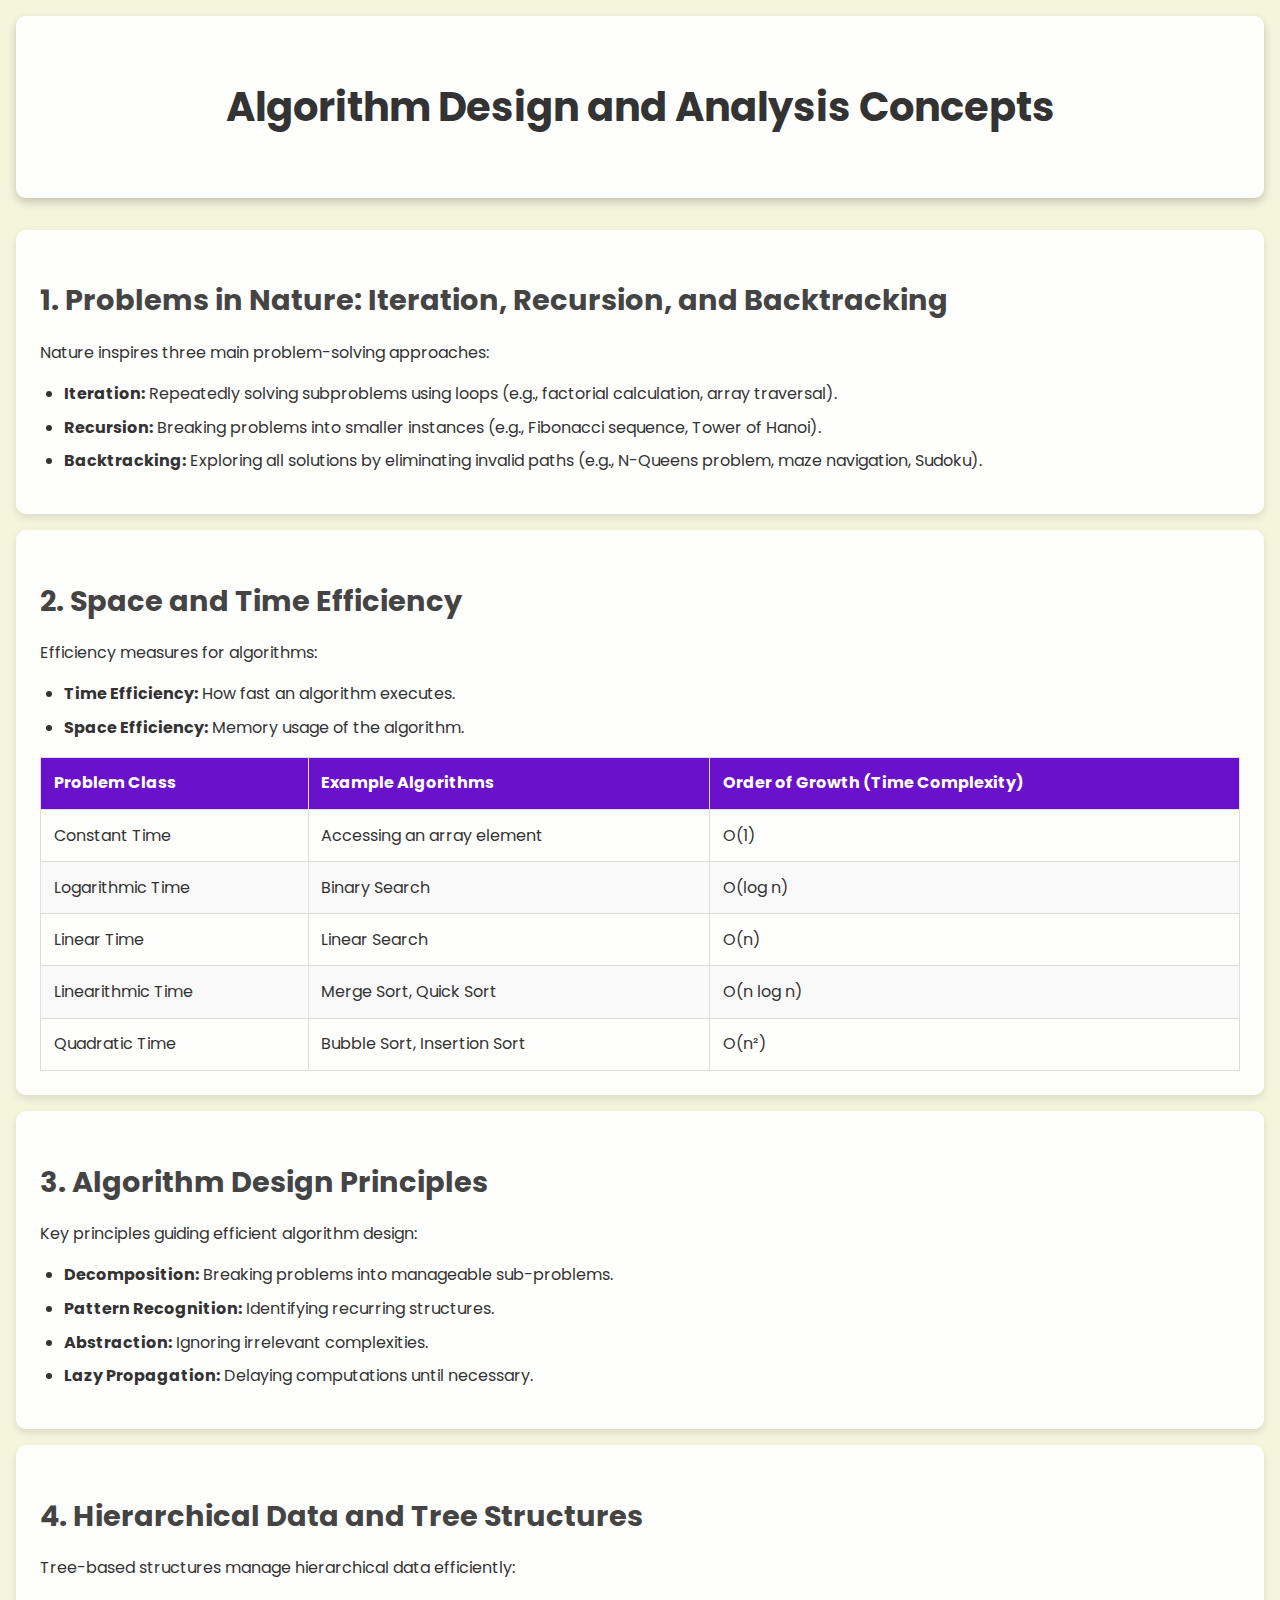
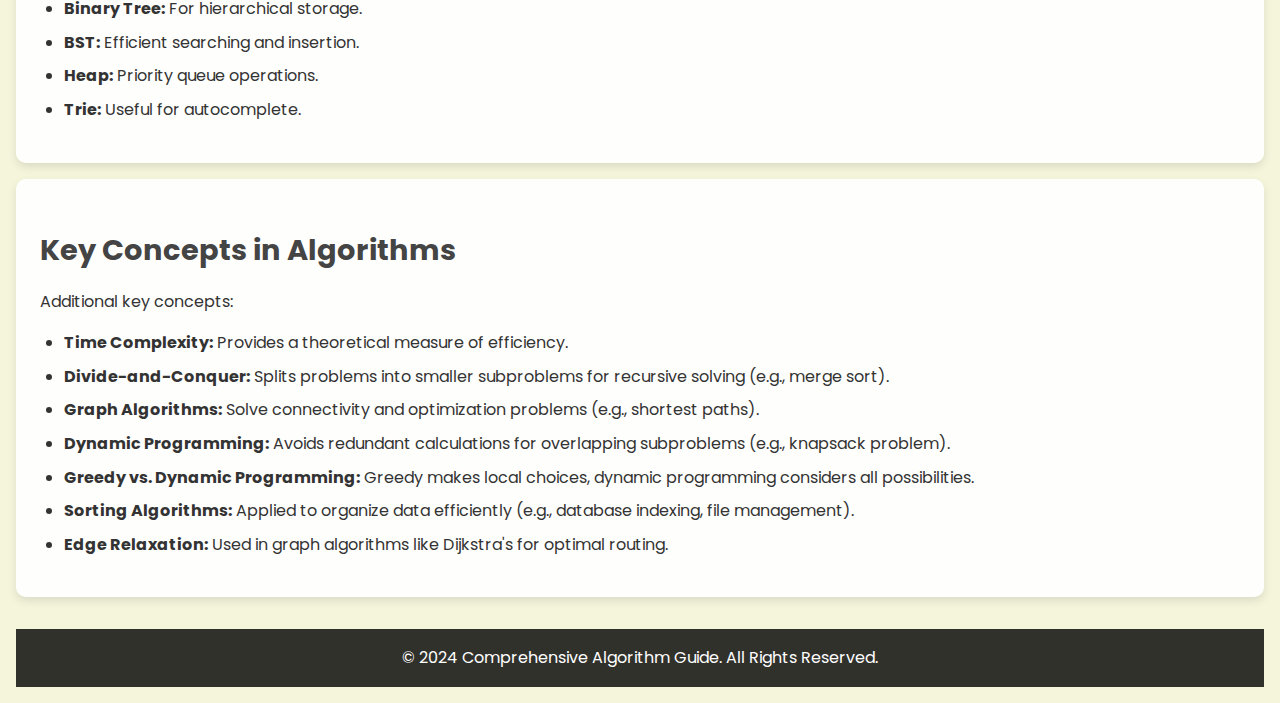
<file: Projectreflections.html>
<!DOCTYPE html>  
<html lang="en">  
<head>  
    <meta charset="UTF-8">  
    <meta name="viewport" content="width=device-width, initial-scale=1.0">  
    <title>Algorithm Design and Analysis</title>  
    <link href="https://fonts.googleapis.com/css2?family=Poppins:wght@300;400;600&display=swap" rel="stylesheet">  
    <style>  
        /* Basic Styles */  
        body {  
            margin: 0;  
            font-family: 'Poppins', sans-serif;  
            line-height: 1.6;  
            background-color: #f5f5dc; /* Light beige background */  
            color: #333; /* Dark text for better contrast */  
            padding: 1rem;  
        }  

        header {  
            text-align: center;  
            background: rgba(255, 255, 255, 0.9);  
            padding: 2rem;  
            border-radius: 10px;  
            box-shadow: 0 4px 10px rgba(0, 0, 0, 0.2);  
            margin-bottom: 2rem;  
        }  

        header h1, section h2, footer h2 {  
            color: #333;  /* Darker color for all headlines */  
            font-size: 2.5rem;  
        }  

        section {  
            background: rgba(255, 255, 255, 0.9);  
            margin: 1rem 0;  
            padding: 1.5rem;  
            border-radius: 10px;  
            box-shadow: 0 4px 8px rgba(0, 0, 0, 0.1);  
        }  

        section h2 {  
            color: #444;  /* Slightly lighter dark text for section headings */  
            font-size: 1.8rem;  
            margin-bottom: 1rem;  
        }  

        section p {  
            margin-bottom: 1rem;  
        }  

        ul {  
            margin: 1rem 0;  
            padding-left: 1.5rem;  
        }  

        li {  
            margin-bottom: 0.5rem;  
        }  

        table {  
            width: 100%;  
            border-collapse: collapse;  
            margin-top: 1rem;  
        }  

        th, td {  
            padding: 0.8rem;  
            text-align: left;  
            border: 1px solid #ddd;  
        }  

        th {  
            background-color: #6a11cb;  
            color: white;  
        }  

        tr:nth-child(even) {  
            background-color: #f9f9f9;  
        }  

        footer {  
            text-align: center;  
            padding: 1rem;  
            background: rgba(0, 0, 0, 0.8);  
            color: #fff;  
            margin-top: 2rem;  
        }  

        /* Responsive Design */  
        @media (max-width: 768px) {  
            body {  
                padding: 0.5rem;  
            }  

            header h1, section h2 {  
                font-size: 2rem;  
            }  

            section h2 {  
                font-size: 1.5rem;  
            }  

            th, td {  
                font-size: 0.9rem;  
                padding: 0.6rem;  
            }  
        }  
    </style>  
</head>  
<body>  
    <header>  
        <h1>Algorithm Design and Analysis Concepts</h1>  
    </header>  

    <main>  
        <section>  
            <h2>1. Problems in Nature: Iteration, Recursion, and Backtracking</h2>  
            <p>Nature inspires three main problem-solving approaches:</p>  
            <ul>  
                <li><strong>Iteration:</strong> Repeatedly solving subproblems using loops (e.g., factorial calculation, array traversal).</li>  
                <li><strong>Recursion:</strong> Breaking problems into smaller instances (e.g., Fibonacci sequence, Tower of Hanoi).</li>  
                <li><strong>Backtracking:</strong> Exploring all solutions by eliminating invalid paths (e.g., N-Queens problem, maze navigation, Sudoku).</li>  
            </ul>  
        </section>  

        <section>  
            <h2>2. Space and Time Efficiency</h2>  
            <p>Efficiency measures for algorithms:</p>  
            <ul>  
                <li><strong>Time Efficiency:</strong> How fast an algorithm executes.</li>  
                <li><strong>Space Efficiency:</strong> Memory usage of the algorithm.</li>  
            </ul>  
            <table>  
                <thead>  
                    <tr>  
                        <th>Problem Class</th>  
                        <th>Example Algorithms</th>  
                        <th>Order of Growth (Time Complexity)</th>  
                    </tr>  
                </thead>  
                <tbody>  
                    <tr>  
                        <td>Constant Time</td>  
                        <td>Accessing an array element</td>  
                        <td>O(1)</td>  
                    </tr>  
                    <tr>  
                        <td>Logarithmic Time</td>  
                        <td>Binary Search</td>  
                        <td>O(log n)</td>  
                    </tr>  
                    <tr>  
                        <td>Linear Time</td>  
                        <td>Linear Search</td>  
                        <td>O(n)</td>  
                    </tr>  
                    <tr>  
                        <td>Linearithmic Time</td>  
                        <td>Merge Sort, Quick Sort</td>  
                        <td>O(n log n)</td>  
                    </tr>  
                    <tr>  
                        <td>Quadratic Time</td>  
                        <td>Bubble Sort, Insertion Sort</td>  
                        <td>O(n²)</td>  
                    </tr>  
                </tbody>  
            </table>  
        </section>  

        <section>  
            <h2>3. Algorithm Design Principles</h2>  
            <p>Key principles guiding efficient algorithm design:</p>  
            <ul>  
                <li><strong>Decomposition:</strong> Breaking problems into manageable sub-problems.</li>  
                <li><strong>Pattern Recognition:</strong> Identifying recurring structures.</li>  
                <li><strong>Abstraction:</strong> Ignoring irrelevant complexities.</li>  
                <li><strong>Lazy Propagation:</strong> Delaying computations until necessary.</li>  
            </ul>  
        </section>  

        <section>  
            <h2>4. Hierarchical Data and Tree Structures</h2>  
            <p>Tree-based structures manage hierarchical data efficiently:</p>  
            <ul>  
                <li><strong>Binary Tree:</strong> For hierarchical storage.</li>  
                <li><strong>BST:</strong> Efficient searching and insertion.</li>  
                <li><strong>Heap:</strong> Priority queue operations.</li>  
                <li><strong>Trie:</strong> Useful for autocomplete.</li>  
            </ul>  
        </section>  

        <section>  
            <h2>Key Concepts in Algorithms</h2>  
            <p>Additional key concepts:</p>  
            <ul>  
                <li><strong>Time Complexity:</strong> Provides a theoretical measure of efficiency.</li>  
                <li><strong>Divide-and-Conquer:</strong> Splits problems into smaller subproblems for recursive solving (e.g., merge sort).</li>  
                <li><strong>Graph Algorithms:</strong> Solve connectivity and optimization problems (e.g., shortest paths).</li>  
                <li><strong>Dynamic Programming:</strong> Avoids redundant calculations for overlapping subproblems (e.g., knapsack problem).</li>  
                <li><strong>Greedy vs. Dynamic Programming:</strong> Greedy makes local choices, dynamic programming considers all possibilities.</li>  
                <li><strong>Sorting Algorithms:</strong> Applied to organize data efficiently (e.g., database indexing, file management).</li>  
                <li><strong>Edge Relaxation:</strong> Used in graph algorithms like Dijkstra's for optimal routing.</li>  
            </ul>  
        </section>  
    </main>  

    <footer>  
        &copy; 2024 Comprehensive Algorithm Guide. All Rights Reserved.  
    </footer>  
</body>  
</html>
</file>
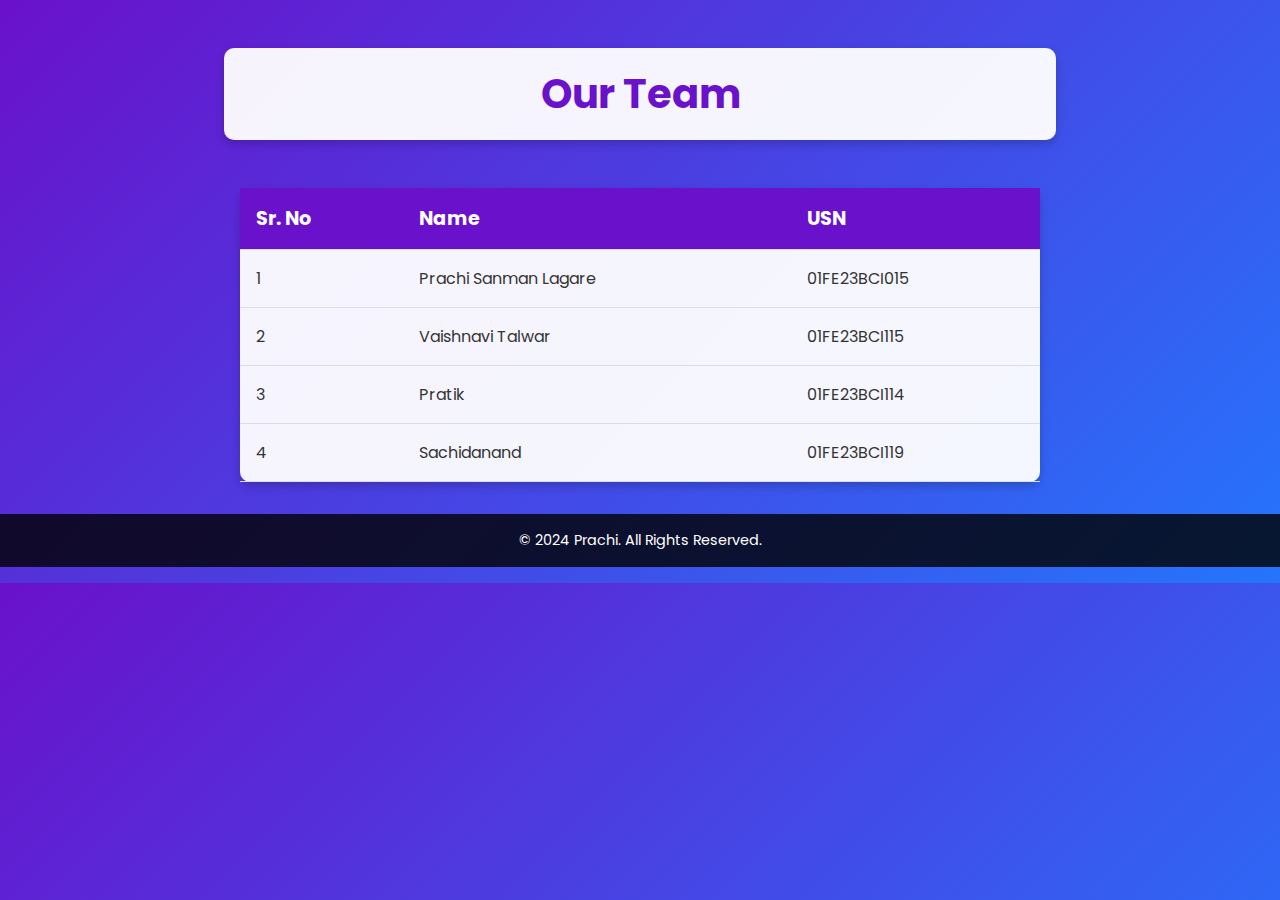
<file: Team information.html>
<!DOCTYPE html>
<html lang="en">
<head>
    <meta charset="UTF-8">
    <meta name="viewport" content="width=device-width, initial-scale=1.0">
    <title>Our Team</title>
    <link href="https://fonts.googleapis.com/css2?family=Poppins:wght@300;400;600&display=swap" rel="stylesheet">
    <style>
        body {
            margin: 0;
            font-family: 'Poppins', sans-serif;
            background: linear-gradient(135deg, #6a11cb, #2575fc);
            color: #333;
            display: flex;
            flex-direction: column;
            align-items: center;
            padding: 1rem;
        }

        header {
            text-align: center;
            margin: 2rem 0;
            padding: 1rem;
            background: rgba(255, 255, 255, 0.95);
            border-radius: 10px;
            box-shadow: 0 4px 10px rgba(0, 0, 0, 0.2);
            width: 100%;
            max-width: 800px;
        }

        header h1 {
            font-size: 2.5rem;
            color: #6a11cb;
            margin: 0;
        }

        table {
            width: 100%;
            max-width: 800px;
            border-collapse: collapse;
            margin-top: 1rem;
            background: rgba(255, 255, 255, 0.95);
            border-radius: 10px;
            box-shadow: 0 4px 10px rgba(0, 0, 0, 0.2);
        }

        th, td {
            padding: 1rem;
            text-align: left;
            border-bottom: 1px solid #ddd;
        }

        th {
            background-color: #6a11cb;
            color: white;
            font-size: 1.2rem;
        }

        td a {
            color: #2575fc;
            text-decoration: none;
            font-weight: bold;
        }

        td a:hover {
            text-decoration: underline;
        }

        footer {
            text-align: center;
            padding: 1rem;
            background: rgba(0, 0, 0, 0.8);
            color: #fff;
            width: 100%;
            font-size: 0.9rem;
            margin-top: 2rem;
        }

        @media (max-width: 768px) {
            header h1 {
                font-size: 2rem;
            }

            th, td {
                padding: 0.8rem;
                font-size: 0.9rem;
            }
        }
    </style>
</head>
<body>

    <header>
        <h1>Our Team</h1>
    </header>

    <table>
        <thead>
            <tr>
                <th>Sr. No</th>
                <th>Name</th>
                <th>USN</th>
            </tr>
        </thead>
        <tbody>
            <tr>
                <td>1</td>
                <td>Prachi Sanman Lagare</td>
                <td>01FE23BCI015</td>
            </tr>
            <tr>
                <td>2</td>
                <td>Vaishnavi Talwar</td>
                <td>01FE23BCI115</td>
            </tr>
            <tr>
                <td>3</td>
                <td>Pratik </td>
                <td>01FE23BCI114</td>
            </tr>
            <tr>
                <td>4</td>
                <td>Sachidanand</td>
                <td>01FE23BCI119</td>
            </tr>
        </tbody>
    </table>

    <footer>
        &copy; 2024 Prachi. All Rights Reserved.
    </footer>

</body>
</html>
</file>
<file: style.css>
/* Reset default margin and padding */
* {
    margin: 0;
    padding: 0;
    box-sizing: border-box;
}

/* Global Styles */
body {
    font-family: 'Poppins', sans-serif;
    background-color: #f5f5f5;
    margin: 0;
    padding: 20px; /* Adding padding to the body to prevent sticking at the top */
    display: flex;
    justify-content: center;
    align-items: flex-start; /* Aligns content towards the top */
    min-height: 100vh;
}

/* Main Container */
section {
    background-color: white;
    padding: 2rem;
    width: 90%;
    max-width: 800px;
    box-shadow: 0 4px 15px rgba(0, 0, 0, 0.1);
    border-radius: 8px;
    text-align: center;
    margin-top: 30px; /* Adding margin to ensure there's space from the top */
}

/* Header */
header {
    background-color: #4CAF50;
    color: white;
    padding: 2rem;
    border-radius: 8px;
    margin-bottom: 1.5rem;
}

header h1 {
    font-size: 2rem;
    margin: 0;
}

header p {
    margin: 1rem 0 0;
}

/* Section Titles */
h2 {
    color: #4CAF50;
    margin-bottom: 1rem;
}

/* List Items */
ul {
    list-style: none;
    padding: 0;
}

ul li {
    background-color: #e7f7e7;
    margin-bottom: 0.5rem;
    padding: 0.75rem;
    border-radius: 5px;
}

/* Links */
a {
    color: #4CAF50;
    text-decoration: none;
    font-weight: bold;
}

a:hover {
    text-decoration: underline;
}

/* Definition List */
dl dt {
    font-weight: bold;
    color: #333;
    margin-top: 1rem;
}

dl dd {
    margin-left: 1.5rem;
    color: #666;
}

/* Blockquote */
blockquote {
    font-style: italic;
    color: #555;
    border-left: 4px solid #4CAF50;
    padding-left: 1rem;
    margin-top: 2rem;
}

/* Responsive Design */
@media (max-width: 600px) {
    section {
        padding: 1.5rem;
    }

    header {
        padding: 1.5rem;
    }
}
</file>
